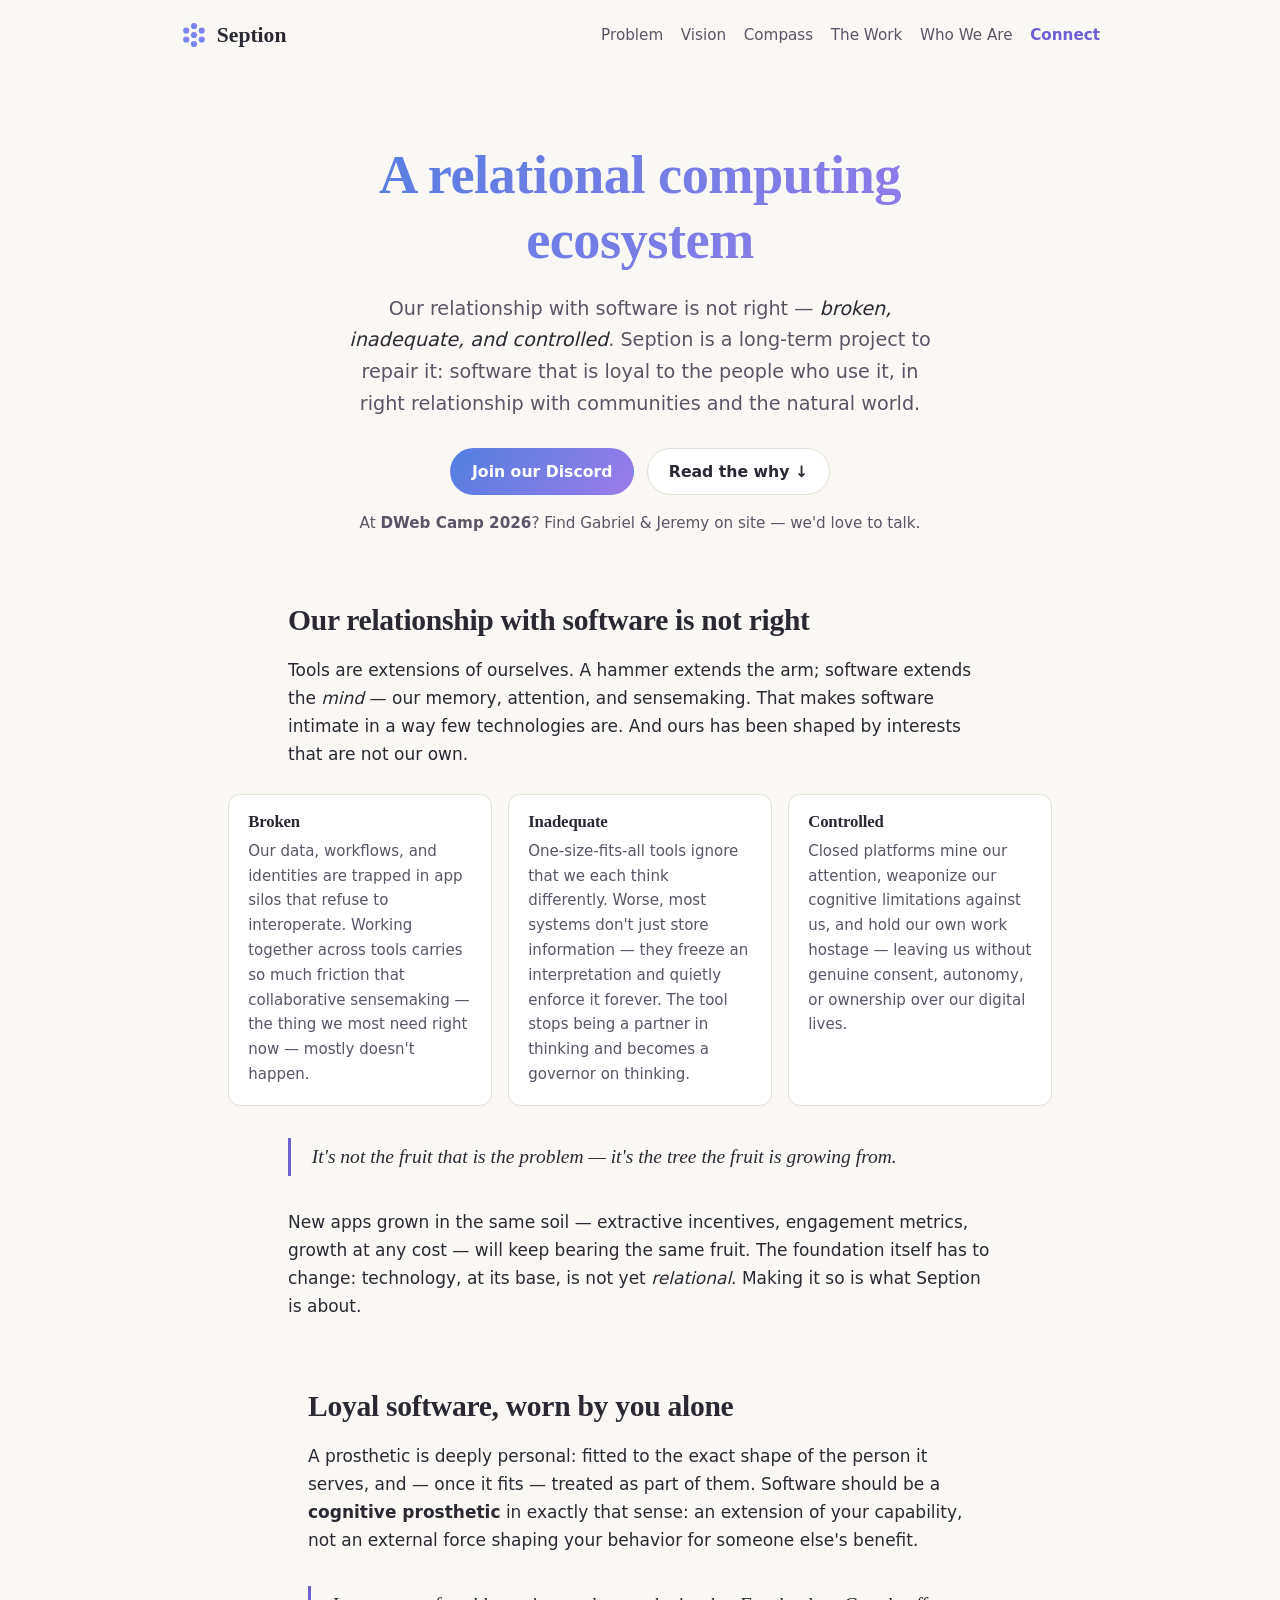
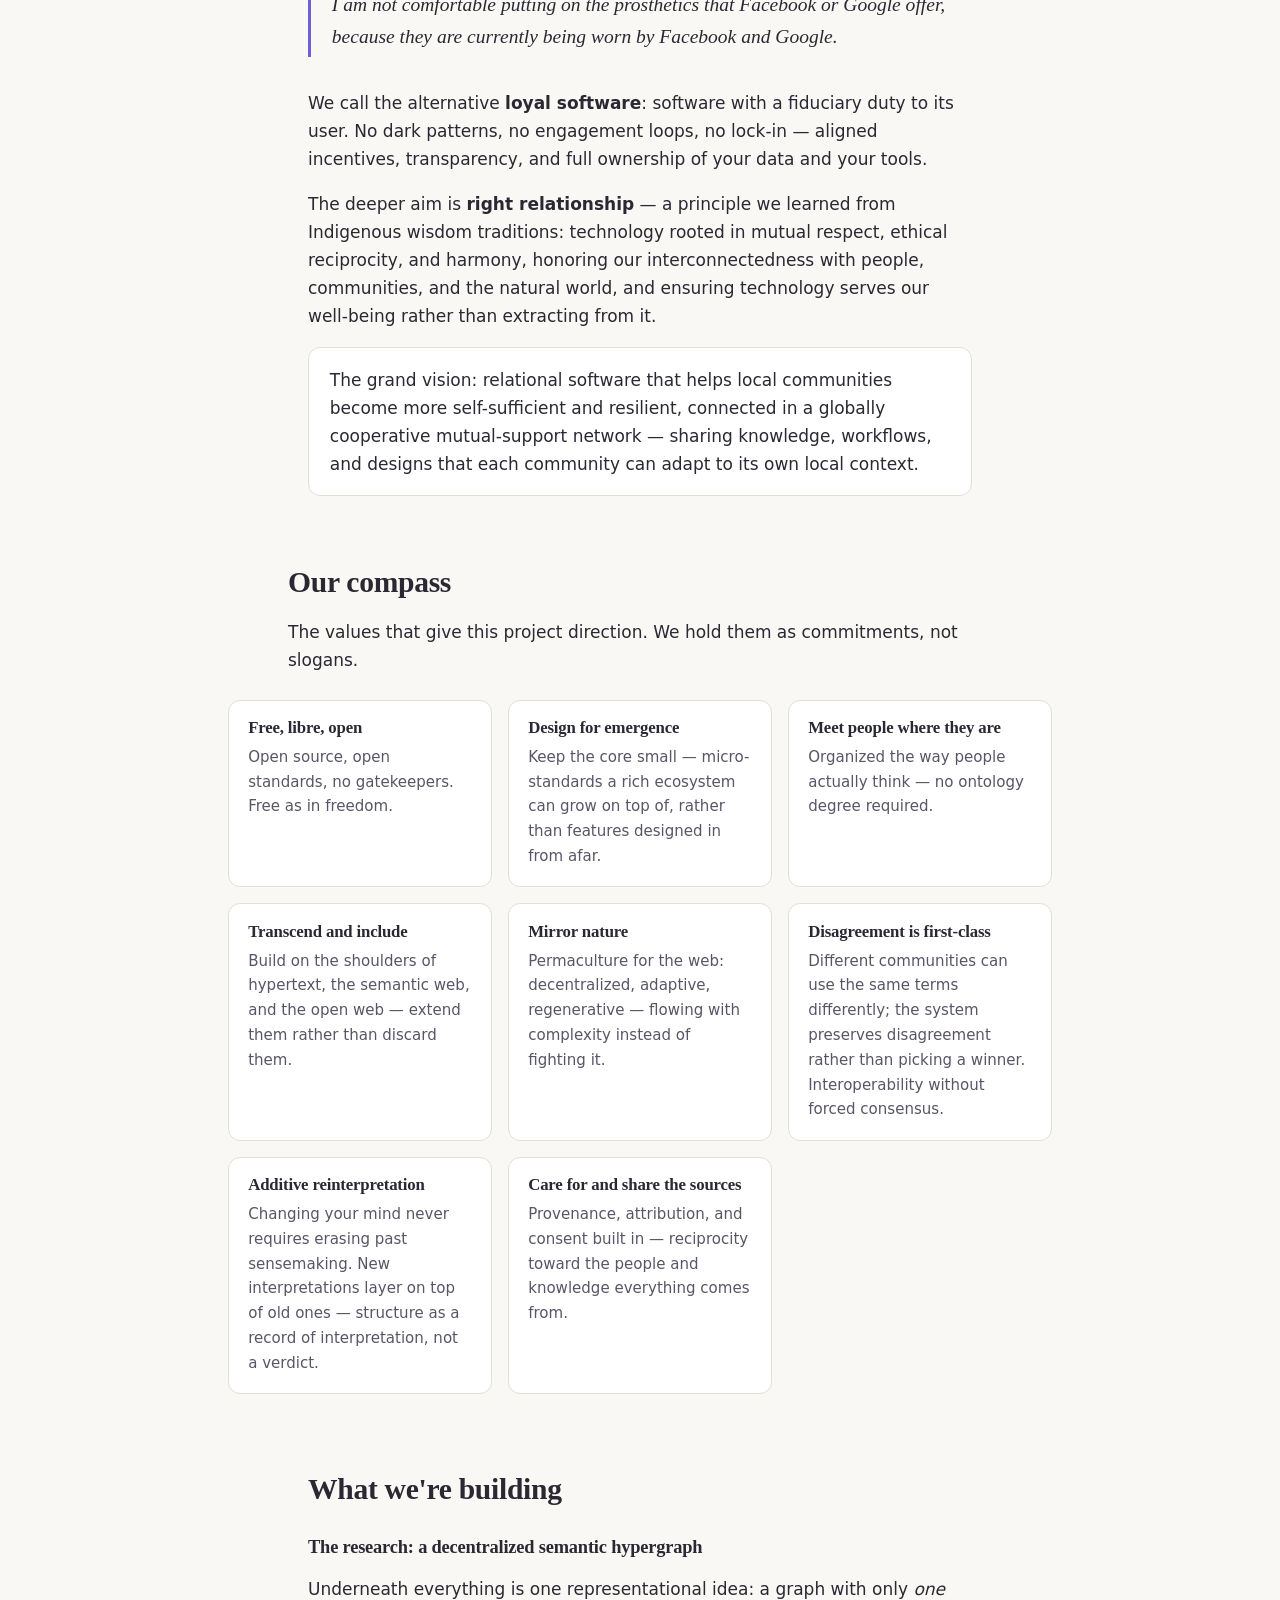
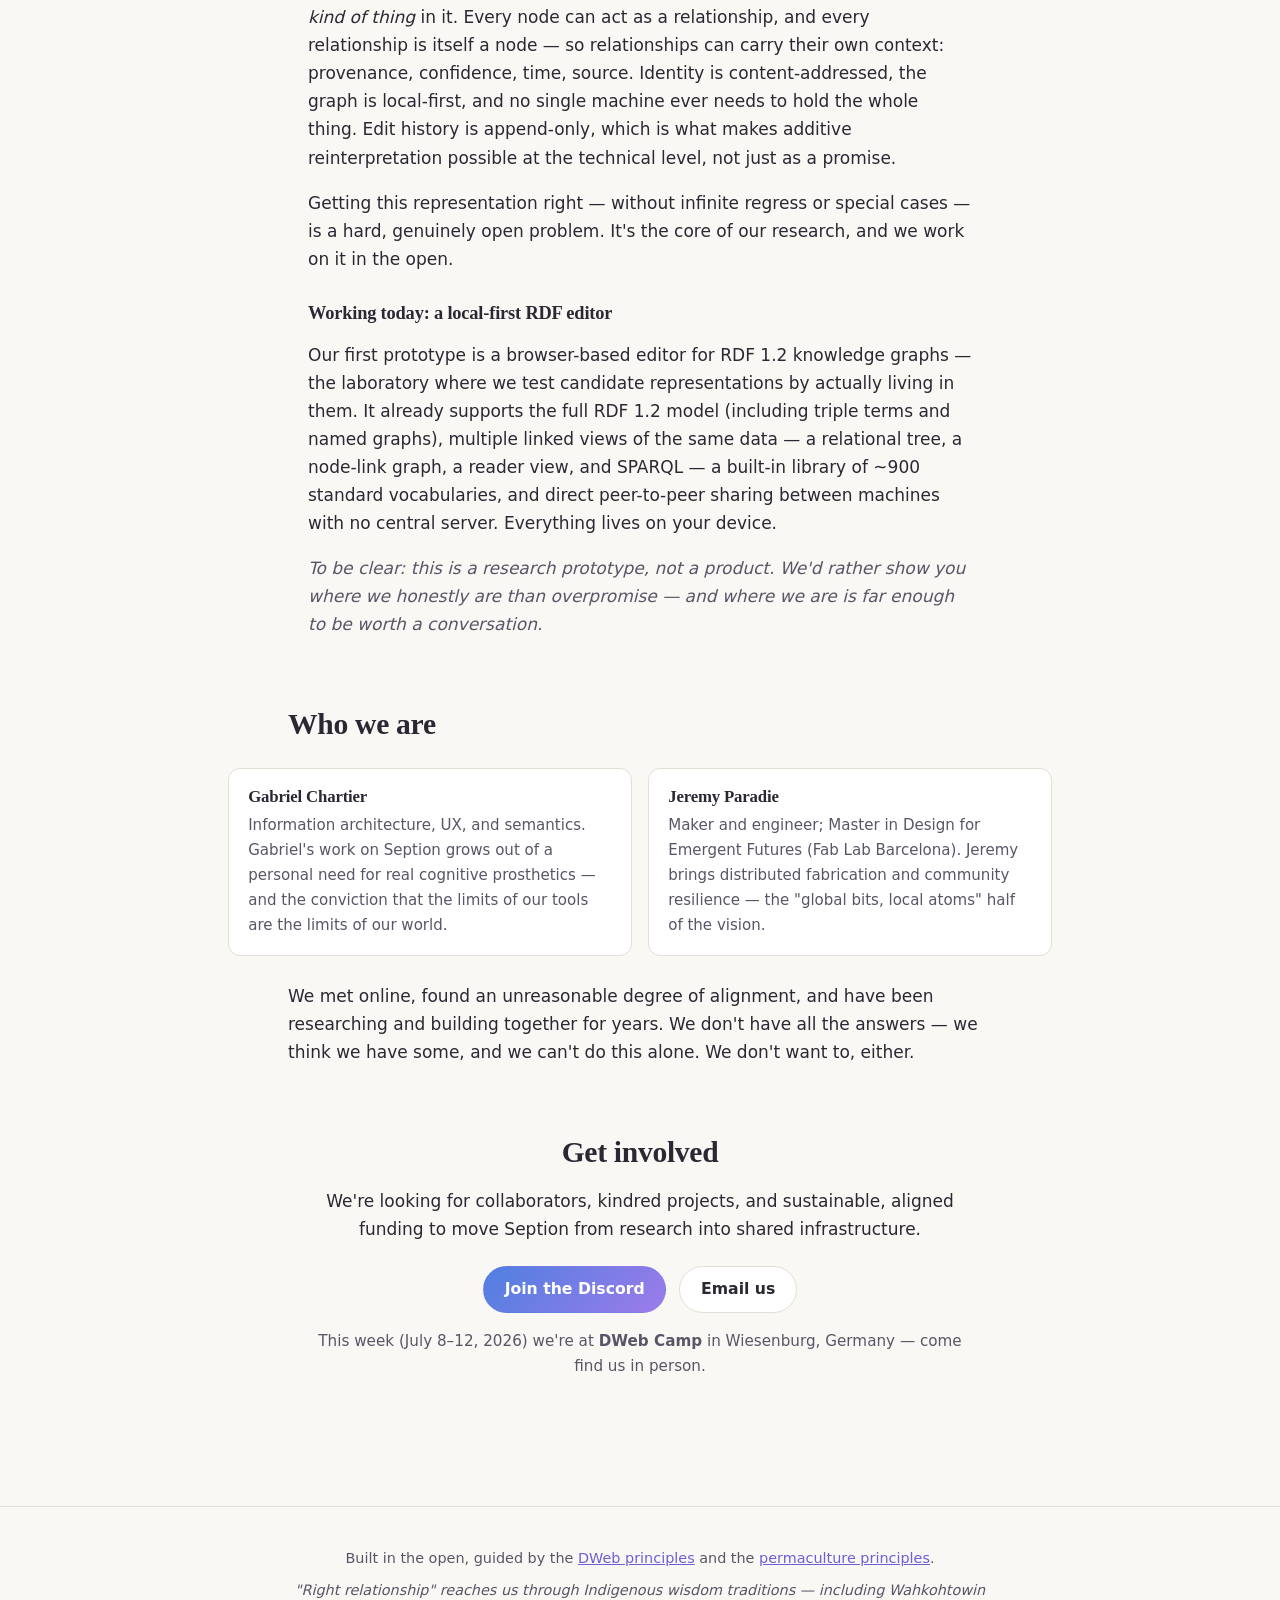
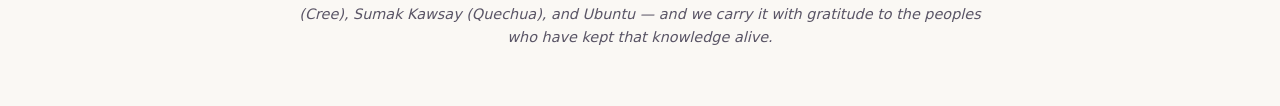
<file: site/index.html>
<!DOCTYPE html>
<html lang="en">
<head>
<meta charset="utf-8">
<meta name="viewport" content="width=device-width, initial-scale=1">
<title>Seption — A Relational Computing Ecosystem</title>
<meta name="description" content="Seption is a relational computing ecosystem: loyal software and cognitive prosthetics to repair our broken relationship with technology, in service of people, communities, and the natural world.">
<meta property="og:title" content="Seption — A Relational Computing Ecosystem">
<meta property="og:description" content="Our relationship with software is not right — broken, inadequate, and controlled. We're building tools loyal to the people who use them.">
<meta property="og:url" content="https://seption.org/">
<meta property="og:type" content="website">
<link rel="icon" href="favicon.svg" type="image/svg+xml">
<link rel="stylesheet" href="style.css">
</head>
<body>

<header class="site-header">
  <a class="brand" href="#top" aria-label="Seption home">
    <svg class="mark" viewBox="0 0 100 100" width="28" height="28" aria-hidden="true">
      <defs><linearGradient id="g" x1="0" y1="1" x2="1" y2="0">
        <stop offset="0" stop-color="#5a8dee"/><stop offset="1" stop-color="#9d7bea"/>
      </linearGradient></defs>
      <g fill="url(#g)">
        <circle cx="50" cy="50" r="11"/>
        <circle cx="50" cy="18" r="11"/><circle cx="77.7" cy="34" r="11"/>
        <circle cx="77.7" cy="66" r="11"/><circle cx="50" cy="82" r="11"/>
        <circle cx="22.3" cy="66" r="11"/><circle cx="22.3" cy="34" r="11"/>
      </g>
    </svg>
    <span>Seption</span>
  </a>
  <nav aria-label="Sections">
    <a href="#problem">Problem</a>
    <a href="#vision">Vision</a>
    <a href="#compass">Compass</a>
    <a href="#work">The Work</a>
    <a href="#people">Who We Are</a>
    <a href="#connect" class="nav-cta">Connect</a>
  </nav>
</header>

<main id="top">

<!-- ======================= HERO ======================= -->
<section class="hero">
  <h1>A relational computing ecosystem</h1>
  <p class="lede">
    Our relationship with software is not right — <em>broken, inadequate, and controlled</em>.
    Seption is a long-term project to repair it: software that is loyal to the people who use it,
    in right relationship with communities and the natural world.
  </p>
  <p class="hero-actions">
    <a class="button primary" href="https://discord.gg/n8curdF78v">Join our Discord</a>
    <a class="button" href="#problem">Read the why&nbsp;↓</a>
  </p>
  <p class="hero-note">
    At <strong>DWeb Camp 2026</strong>? Find Gabriel &amp; Jeremy on site — we'd love to talk.
  </p>
</section>

<!-- ======================= PROBLEM ======================= -->
<section id="problem">
  <h2>Our relationship with software is not right</h2>
  <p>
    Tools are extensions of ourselves. A hammer extends the arm; software extends the
    <em>mind</em> — our memory, attention, and sensemaking. That makes software intimate in a
    way few technologies are. And ours has been shaped by interests that are not our own.
  </p>
  <div class="cards three">
    <div class="card">
      <h3>Broken</h3>
      <p>Our data, workflows, and identities are trapped in app silos that refuse to
      interoperate. Working together across tools carries so much friction that
      collaborative sensemaking — the thing we most need right now — mostly doesn't happen.</p>
    </div>
    <div class="card">
      <h3>Inadequate</h3>
      <p>One-size-fits-all tools ignore that we each think differently. Worse, most systems
      don't just store information — they freeze an interpretation and quietly enforce it
      forever. The tool stops being a partner in thinking and becomes a governor on thinking.</p>
    </div>
    <div class="card">
      <h3>Controlled</h3>
      <p>Closed platforms mine our attention, weaponize our cognitive limitations against us,
      and hold our own work hostage — leaving us without genuine consent, autonomy, or
      ownership over our digital lives.</p>
    </div>
  </div>
  <blockquote>
    <p>It's not the fruit that is the problem — it's the tree the fruit is growing from.</p>
  </blockquote>
  <p>
    New apps grown in the same soil — extractive incentives, engagement metrics, growth at any
    cost — will keep bearing the same fruit. The foundation itself has to change: technology,
    at its base, is not yet <em>relational</em>. Making it so is what Seption is about.
  </p>
</section>

<!-- ======================= VISION ======================= -->
<section id="vision">
  <h2>Loyal software, worn by you alone</h2>
  <p>
    A prosthetic is deeply personal: fitted to the exact shape of the person it serves, and —
    once it fits — treated as part of them. Software should be a <strong>cognitive
    prosthetic</strong> in exactly that sense: an extension of your capability, not an external
    force shaping your behavior for someone else's benefit.
  </p>
  <blockquote>
    <p>I am not comfortable putting on the prosthetics that Facebook or Google offer,
    because they are currently being worn by Facebook and Google.</p>
  </blockquote>
  <p>
    We call the alternative <strong>loyal software</strong>: software with a fiduciary duty to
    its user. No dark patterns, no engagement loops, no lock-in — aligned incentives,
    transparency, and full ownership of your data and your tools.
  </p>
  <p>
    The deeper aim is <strong>right relationship</strong> — a principle we learned from
    Indigenous wisdom traditions: technology rooted in mutual respect, ethical reciprocity, and
    harmony, honoring our interconnectedness with people, communities, and the natural world,
    and ensuring technology serves our well-being rather than extracting from it.
  </p>
  <p class="vision-grand">
    The grand vision: relational software that helps local communities become more
    self-sufficient and resilient, connected in a globally cooperative mutual-support network —
    sharing knowledge, workflows, and designs that each community can adapt to its own local
    context.
  </p>
</section>

<!-- ======================= COMPASS ======================= -->
<section id="compass">
  <h2>Our compass</h2>
  <p>The values that give this project direction. We hold them as commitments, not slogans.</p>
  <div class="cards grid">
    <div class="card"><h3>Free, libre, open</h3>
      <p>Open source, open standards, no gatekeepers. Free as in freedom.</p></div>
    <div class="card"><h3>Design for emergence</h3>
      <p>Keep the core small — micro-standards a rich ecosystem can grow on top of, rather
      than features designed in from afar.</p></div>
    <div class="card"><h3>Meet people where they are</h3>
      <p>Organized the way people actually think — no ontology degree required.</p></div>
    <div class="card"><h3>Transcend and include</h3>
      <p>Build on the shoulders of hypertext, the semantic web, and the open web — extend
      them rather than discard them.</p></div>
    <div class="card"><h3>Mirror nature</h3>
      <p>Permaculture for the web: decentralized, adaptive, regenerative — flowing with
      complexity instead of fighting it.</p></div>
    <div class="card"><h3>Disagreement is first-class</h3>
      <p>Different communities can use the same terms differently; the system preserves
      disagreement rather than picking a winner. Interoperability without forced consensus.</p></div>
    <div class="card"><h3>Additive reinterpretation</h3>
      <p>Changing your mind never requires erasing past sensemaking. New interpretations
      layer on top of old ones — structure as a record of interpretation, not a verdict.</p></div>
    <div class="card"><h3>Care for and share the sources</h3>
      <p>Provenance, attribution, and consent built in — reciprocity toward the people and
      knowledge everything comes from.</p></div>
  </div>
</section>

<!-- ======================= THE WORK ======================= -->
<section id="work">
  <h2>What we're building</h2>

  <h3>The research: a decentralized semantic hypergraph</h3>
  <p>
    Underneath everything is one representational idea: a graph with only <em>one kind of
    thing</em> in it. Every node can act as a relationship, and every relationship is itself a
    node — so relationships can carry their own context: provenance, confidence, time, source.
    Identity is content-addressed, the graph is local-first, and no single machine ever needs
    to hold the whole thing. Edit history is append-only, which is what makes additive
    reinterpretation possible at the technical level, not just as a promise.
  </p>
  <p>
    Getting this representation right — without infinite regress or special cases — is a hard,
    genuinely open problem. It's the core of our research, and we work on it in the open.
  </p>

  <h3>Working today: a local-first RDF editor</h3>
  <p>
    Our first prototype is a browser-based editor for RDF&nbsp;1.2 knowledge graphs — the
    laboratory where we test candidate representations by actually living in them. It already
    supports the full RDF&nbsp;1.2 model (including triple terms and named graphs), multiple
    linked views of the same data — a relational tree, a node-link graph, a reader view, and
    SPARQL — a built-in library of ~900 standard vocabularies, and direct peer-to-peer sharing
    between machines with no central server. Everything lives on your device.
  </p>
  <p class="honest">
    To be clear: this is a research prototype, not a product. We'd rather show you where we
    honestly are than overpromise — and where we are is far enough to be worth a conversation.
  </p>
</section>

<!-- ======================= PEOPLE ======================= -->
<section id="people">
  <h2>Who we are</h2>
  <div class="cards two">
    <div class="card">
      <h3>Gabriel Chartier</h3>
      <p>Information architecture, UX, and semantics. Gabriel's work on Seption grows out of a
      personal need for real cognitive prosthetics — and the conviction that the limits of our
      tools are the limits of our world.</p>
    </div>
    <div class="card">
      <h3>Jeremy Paradie</h3>
      <p>Maker and engineer; Master in Design for Emergent Futures (Fab Lab Barcelona).
      Jeremy brings distributed fabrication and community resilience — the "global bits,
      local atoms" half of the vision.</p>
    </div>
  </div>
  <p>
    We met online, found an unreasonable degree of alignment, and have been researching and
    building together for years. We don't have all the answers — we think we have some, and we
    can't do this alone. We don't want to, either.
  </p>
</section>

<!-- ======================= CONNECT ======================= -->
<section id="connect" class="connect">
  <h2>Get involved</h2>
  <p>
    We're looking for collaborators, kindred projects, and sustainable, aligned funding to
    move Seption from research into shared infrastructure.
  </p>
  <p class="hero-actions">
    <a class="button primary" href="https://discord.gg/n8curdF78v">Join the Discord</a>
    <a class="button" href="mailto:gabriel@gnosys.llc">Email us</a>
  </p>
  <p class="hero-note">
    This week (July 8–12, 2026) we're at <strong>DWeb Camp</strong> in Wiesenburg, Germany —
    come find us in person.
  </p>
</section>

</main>

<footer class="site-footer">
  <p>
    Built in the open, guided by the
    <a href="https://getdweb.net/principles/">DWeb principles</a> and the
    <a href="https://permacultureprinciples.com/">permaculture principles</a>.
  </p>
  <p class="ack">
    "Right relationship" reaches us through Indigenous wisdom traditions — including
    Wahkohtowin (Cree), Sumak Kawsay (Quechua), and Ubuntu — and we carry it with gratitude
    to the peoples who have kept that knowledge alive.
  </p>
</footer>

</body>
</html>
</file>
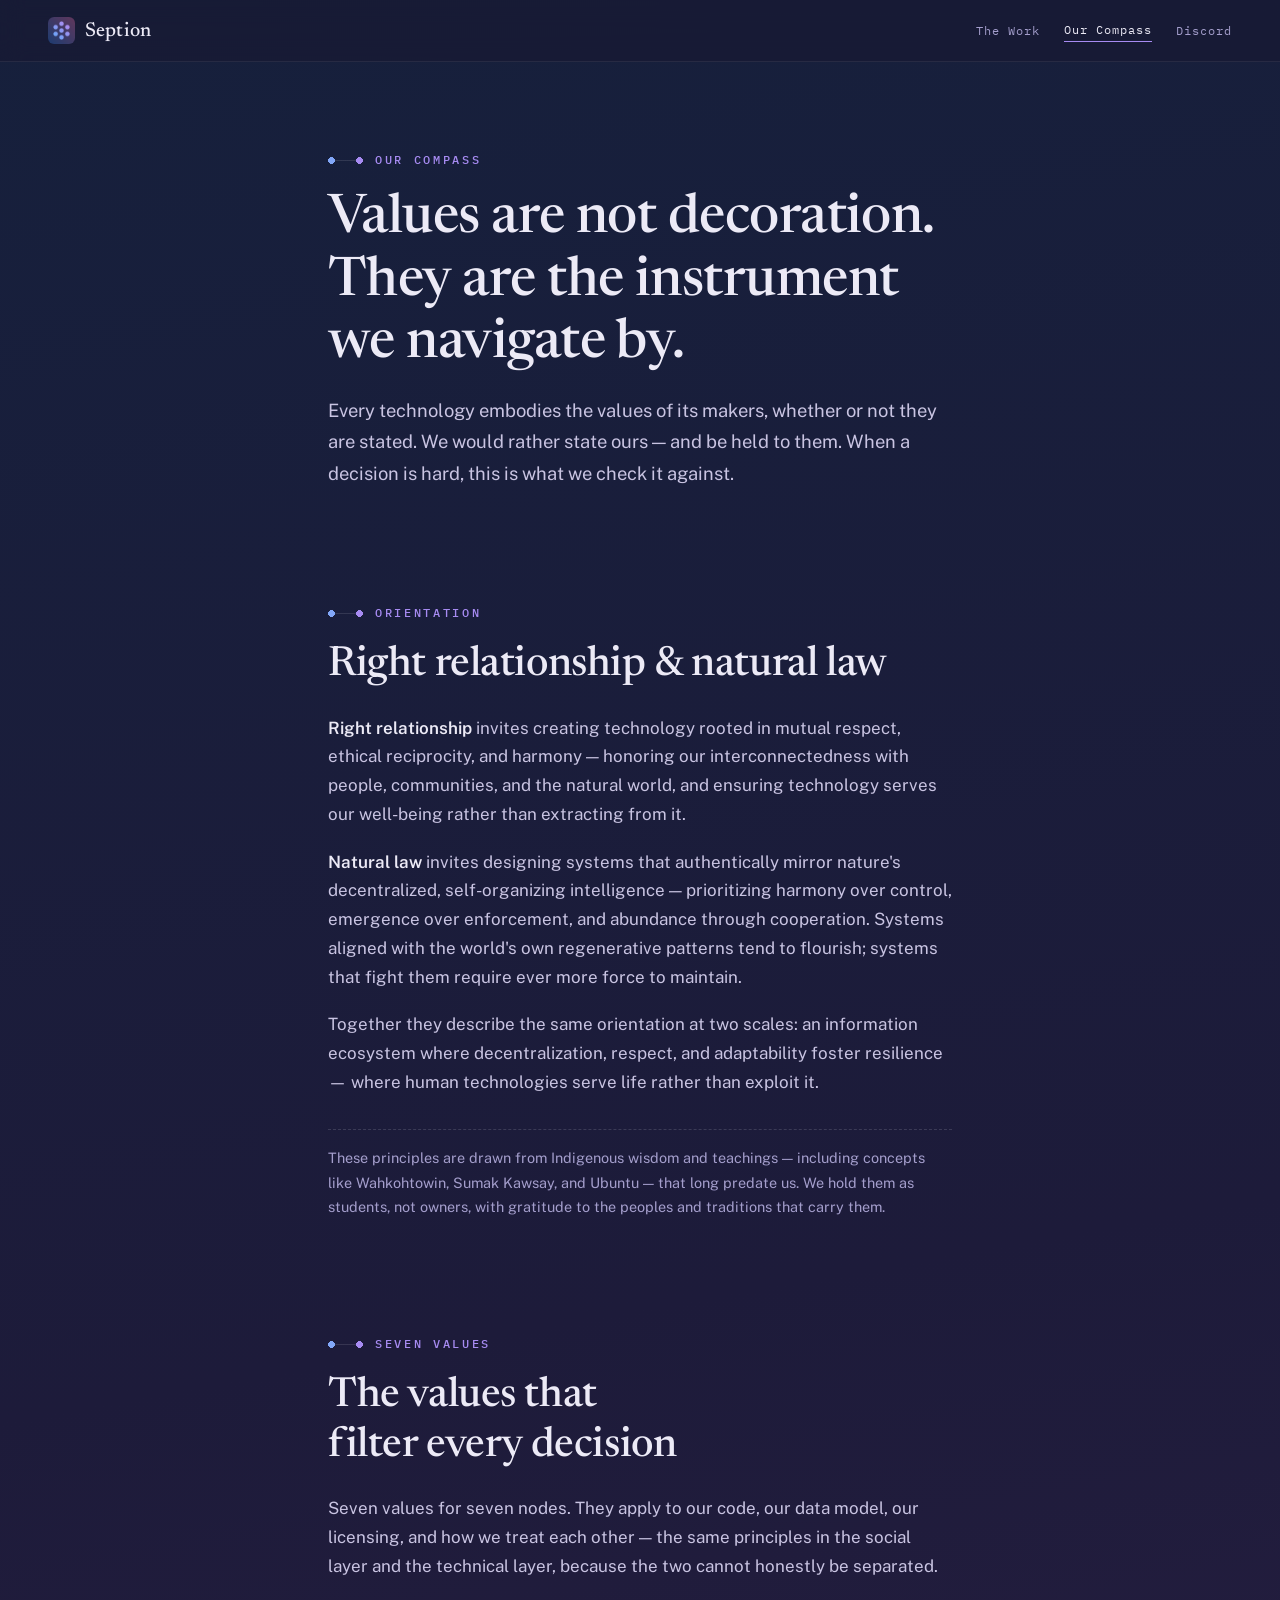
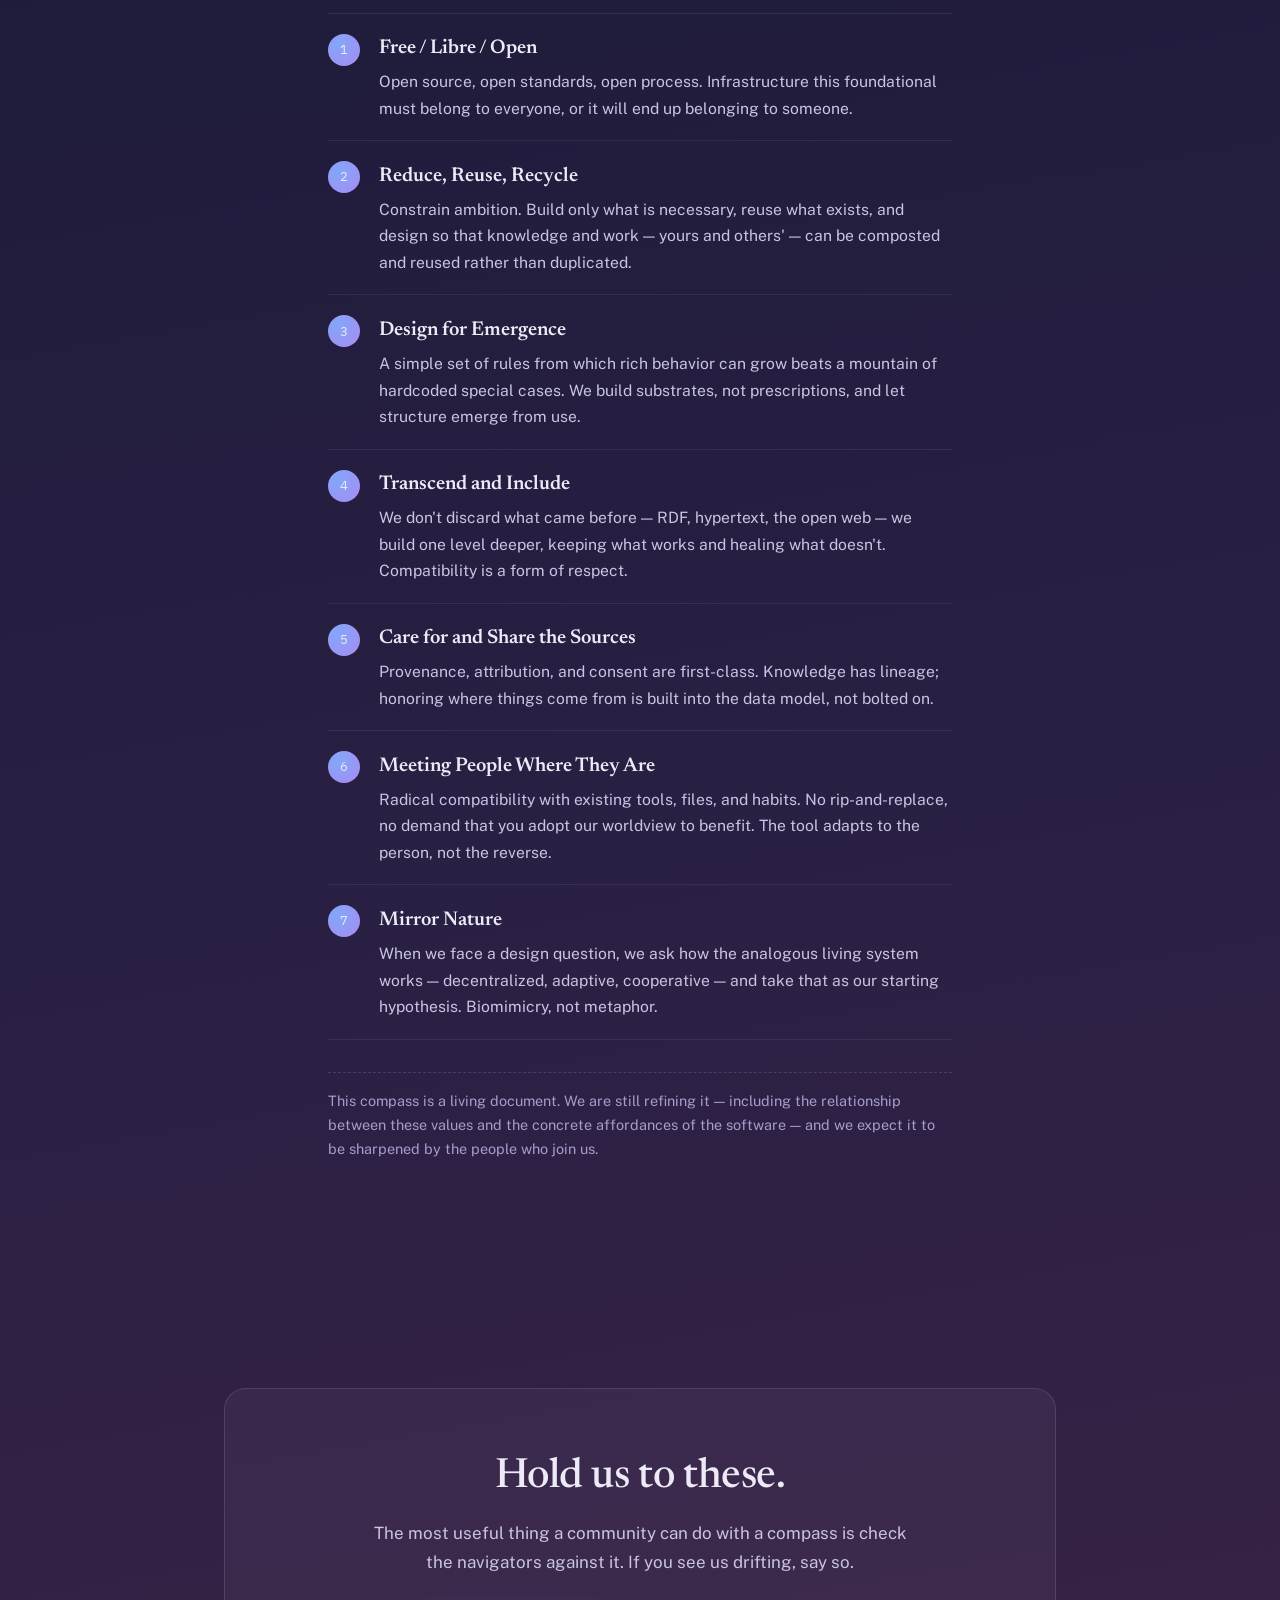
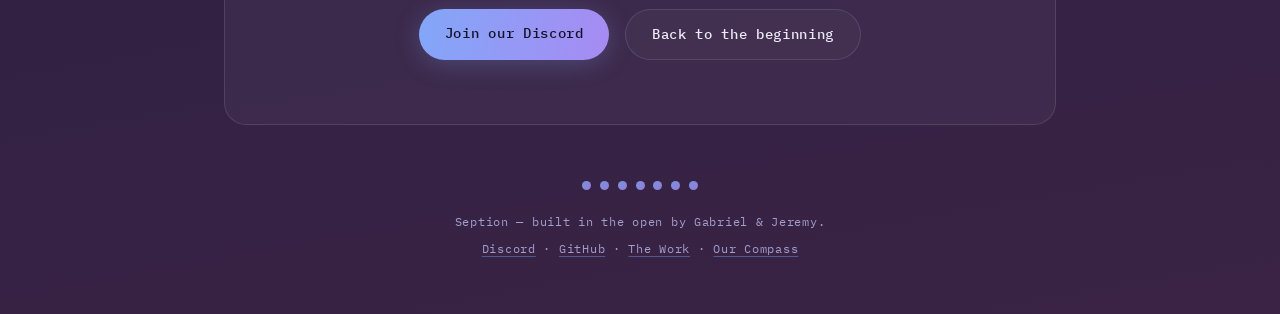
<file: compass.html>
<!DOCTYPE html>
<html lang="en">
<head>
  <meta charset="utf-8">
  <meta name="viewport" content="width=device-width, initial-scale=1">
  <title>Our Compass — Seption</title>
  <meta name="description" content="The values that guide Seption: right relationship, natural law, and seven relational values that filter every decision we make.">
  <link rel="icon" type="image/png" href="assets/logo.png">
  <link rel="stylesheet" href="assets/fonts.css">
  <link rel="stylesheet" href="assets/style.css">
</head>
<body>

<nav class="site-nav" aria-label="Site">
  <a class="wordmark" href="/"><img src="assets/logo.png" alt="">Seption</a>
  <a class="nav-link" href="work.html">The Work</a>
  <a class="nav-link" href="compass.html" aria-current="page">Our Compass</a>
  <a class="nav-link" href="https://discord.gg/cRFFHYye7t">Discord</a>
</nav>

<header class="page-head">
  <p class="eyebrow">Our Compass</p>
  <h1>Values are not decoration. They are the instrument we navigate&nbsp;by.</h1>
  <p class="lede">Every technology embodies the values of its makers, whether or not they are stated. We would rather state ours — and be held to them. When a decision is hard, this is what we check it against.</p>
</header>

<main>

<section class="section">
  <p class="eyebrow">Orientation</p>
  <h2>Right relationship &amp; natural law</h2>
  <p><strong>Right relationship</strong> invites creating technology rooted in mutual respect, ethical reciprocity, and harmony — honoring our interconnectedness with people, communities, and the natural world, and ensuring technology serves our well-being rather than extracting from it.</p>
  <p><strong>Natural law</strong> invites designing systems that authentically mirror nature's decentralized, self-organizing intelligence — prioritizing harmony over control, emergence over enforcement, and abundance through cooperation. Systems aligned with the world's own regenerative patterns tend to flourish; systems that fight them require ever more force to maintain.</p>
  <p>Together they describe the same orientation at two scales: an information ecosystem where decentralization, respect, and adaptability foster resilience — where human technologies serve life rather than exploit it.</p>
  <p class="honest">These principles are drawn from Indigenous wisdom and teachings — including concepts like Wahkohtowin, Sumak Kawsay, and Ubuntu — that long predate us. We hold them as students, not owners, with gratitude to the peoples and traditions that carry them.</p>
</section>

<section class="section">
  <p class="eyebrow">Seven Values</p>
  <h2>The values that filter every decision</h2>
  <p>Seven values for seven nodes. They apply to our code, our data model, our licensing, and how we treat each other — the same principles in the social layer and the technical layer, because the two cannot honestly be separated.</p>
  <ul class="values">
    <li>
      <span class="v-name">Free / Libre / Open</span>
      <p>Open source, open standards, open process. Infrastructure this foundational must belong to everyone, or it will end up belonging to someone.</p>
    </li>
    <li>
      <span class="v-name">Reduce, Reuse, Recycle</span>
      <p>Constrain ambition. Build only what is necessary, reuse what exists, and design so that knowledge and work — yours and others' — can be composted and reused rather than duplicated.</p>
    </li>
    <li>
      <span class="v-name">Design for Emergence</span>
      <p>A simple set of rules from which rich behavior can grow beats a mountain of hardcoded special cases. We build substrates, not prescriptions, and let structure emerge from use.</p>
    </li>
    <li>
      <span class="v-name">Transcend and Include</span>
      <p>We don't discard what came before — RDF, hypertext, the open web — we build one level deeper, keeping what works and healing what doesn't. Compatibility is a form of respect.</p>
    </li>
    <li>
      <span class="v-name">Care for and Share the Sources</span>
      <p>Provenance, attribution, and consent are first-class. Knowledge has lineage; honoring where things come from is built into the data model, not bolted on.</p>
    </li>
    <li>
      <span class="v-name">Meeting People Where They Are</span>
      <p>Radical compatibility with existing tools, files, and habits. No rip-and-replace, no demand that you adopt our worldview to benefit. The tool adapts to the person, not the reverse.</p>
    </li>
    <li>
      <span class="v-name">Mirror Nature</span>
      <p>When we face a design question, we ask how the analogous living system works — decentralized, adaptive, cooperative — and take that as our starting hypothesis. Biomimicry, not metaphor.</p>
    </li>
  </ul>
  <p class="honest">This compass is a living document. We are still refining it — including the relationship between these values and the concrete affordances of the software — and we expect it to be sharpened by the people who join us.</p>
</section>

<div class="join">
  <h2>Hold us to these.</h2>
  <p>The most useful thing a community can do with a compass is check the navigators against it. If you see us drifting, say so.</p>
  <div class="cta-row">
    <a class="button primary" href="https://discord.gg/cRFFHYye7t">Join our Discord</a>
    <a class="button ghost" href="index.html">Back to the beginning</a>
  </div>
</div>

</main>

<footer>
  <div class="seven" aria-hidden="true">
    <span></span><span></span><span></span><span></span><span></span><span></span><span></span>
  </div>
  <p>Seption — built in the open by Gabriel &amp; Jeremy.</p>
  <p><a href="https://discord.gg/cRFFHYye7t">Discord</a> · <a href="https://github.com/seption-org">GitHub</a> · <a href="work.html">The Work</a> · <a href="compass.html">Our Compass</a></p>
</footer>

</body>
</html>
</file>
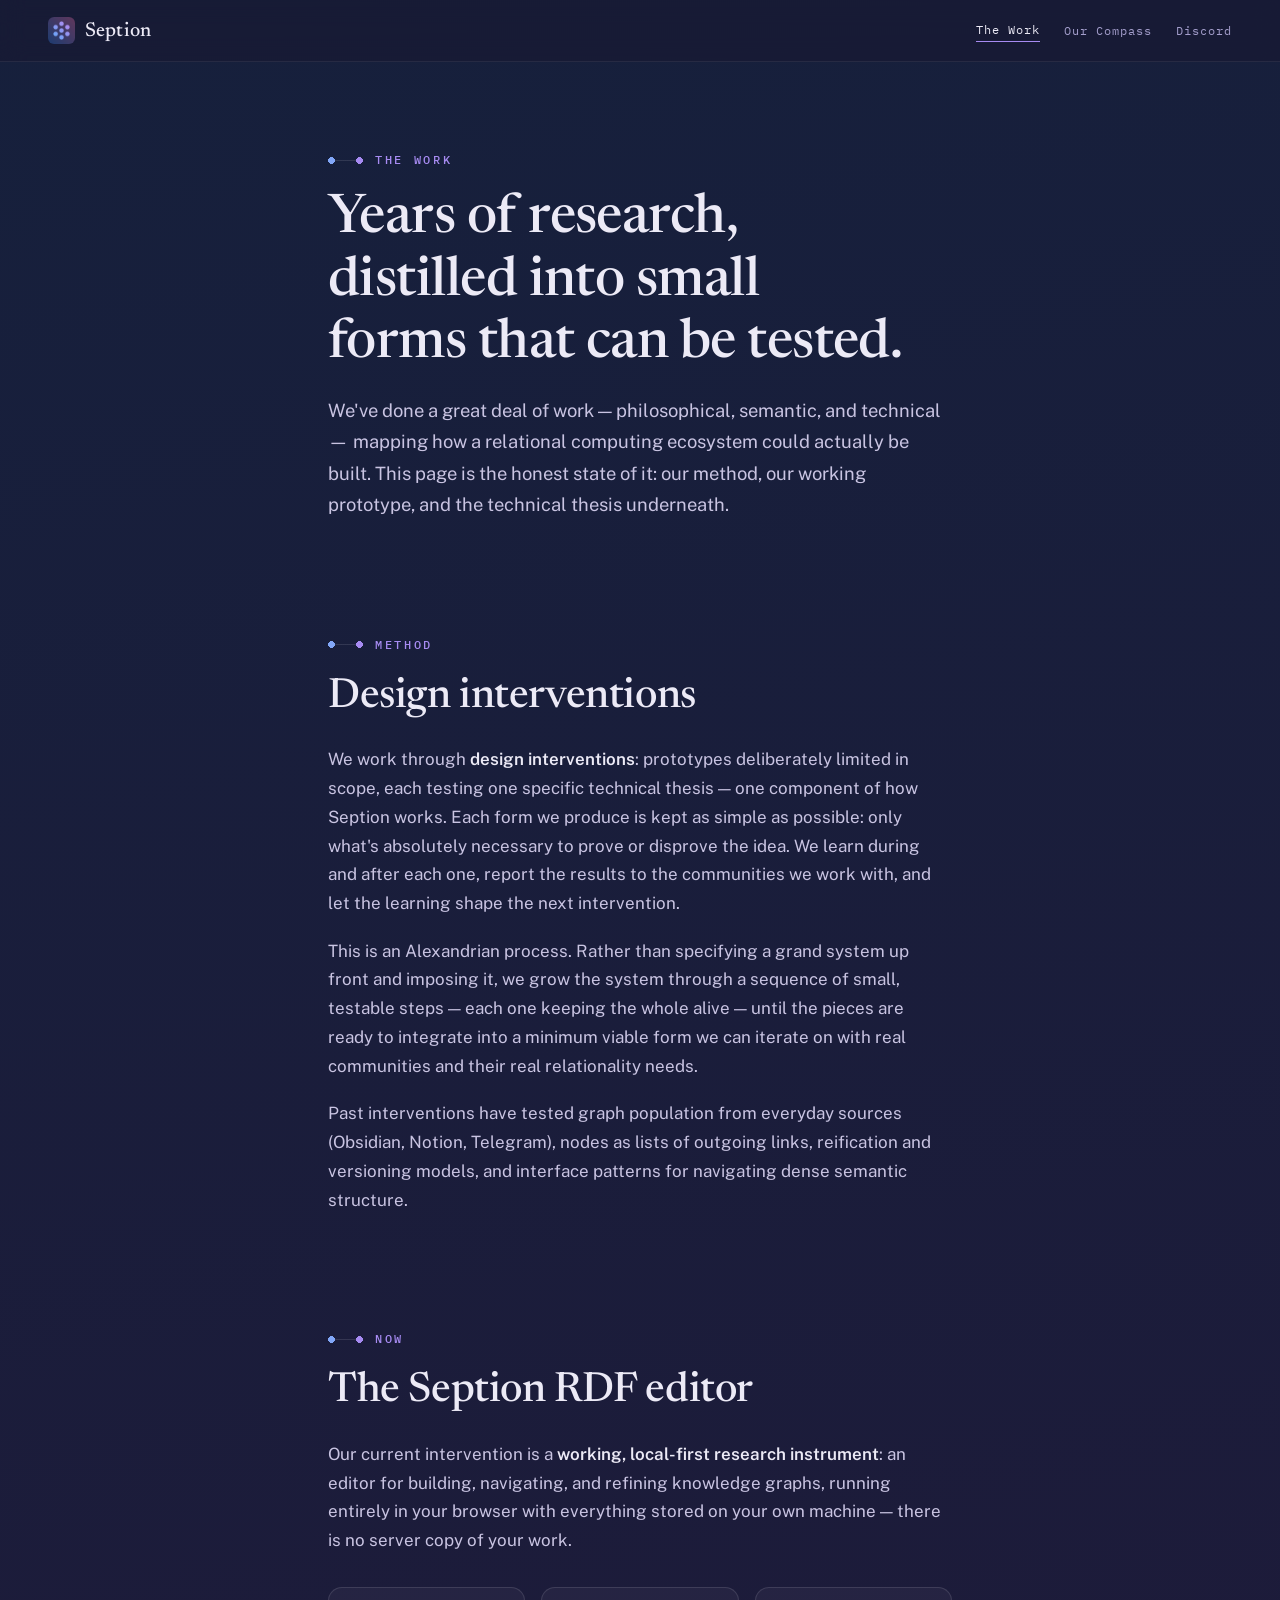
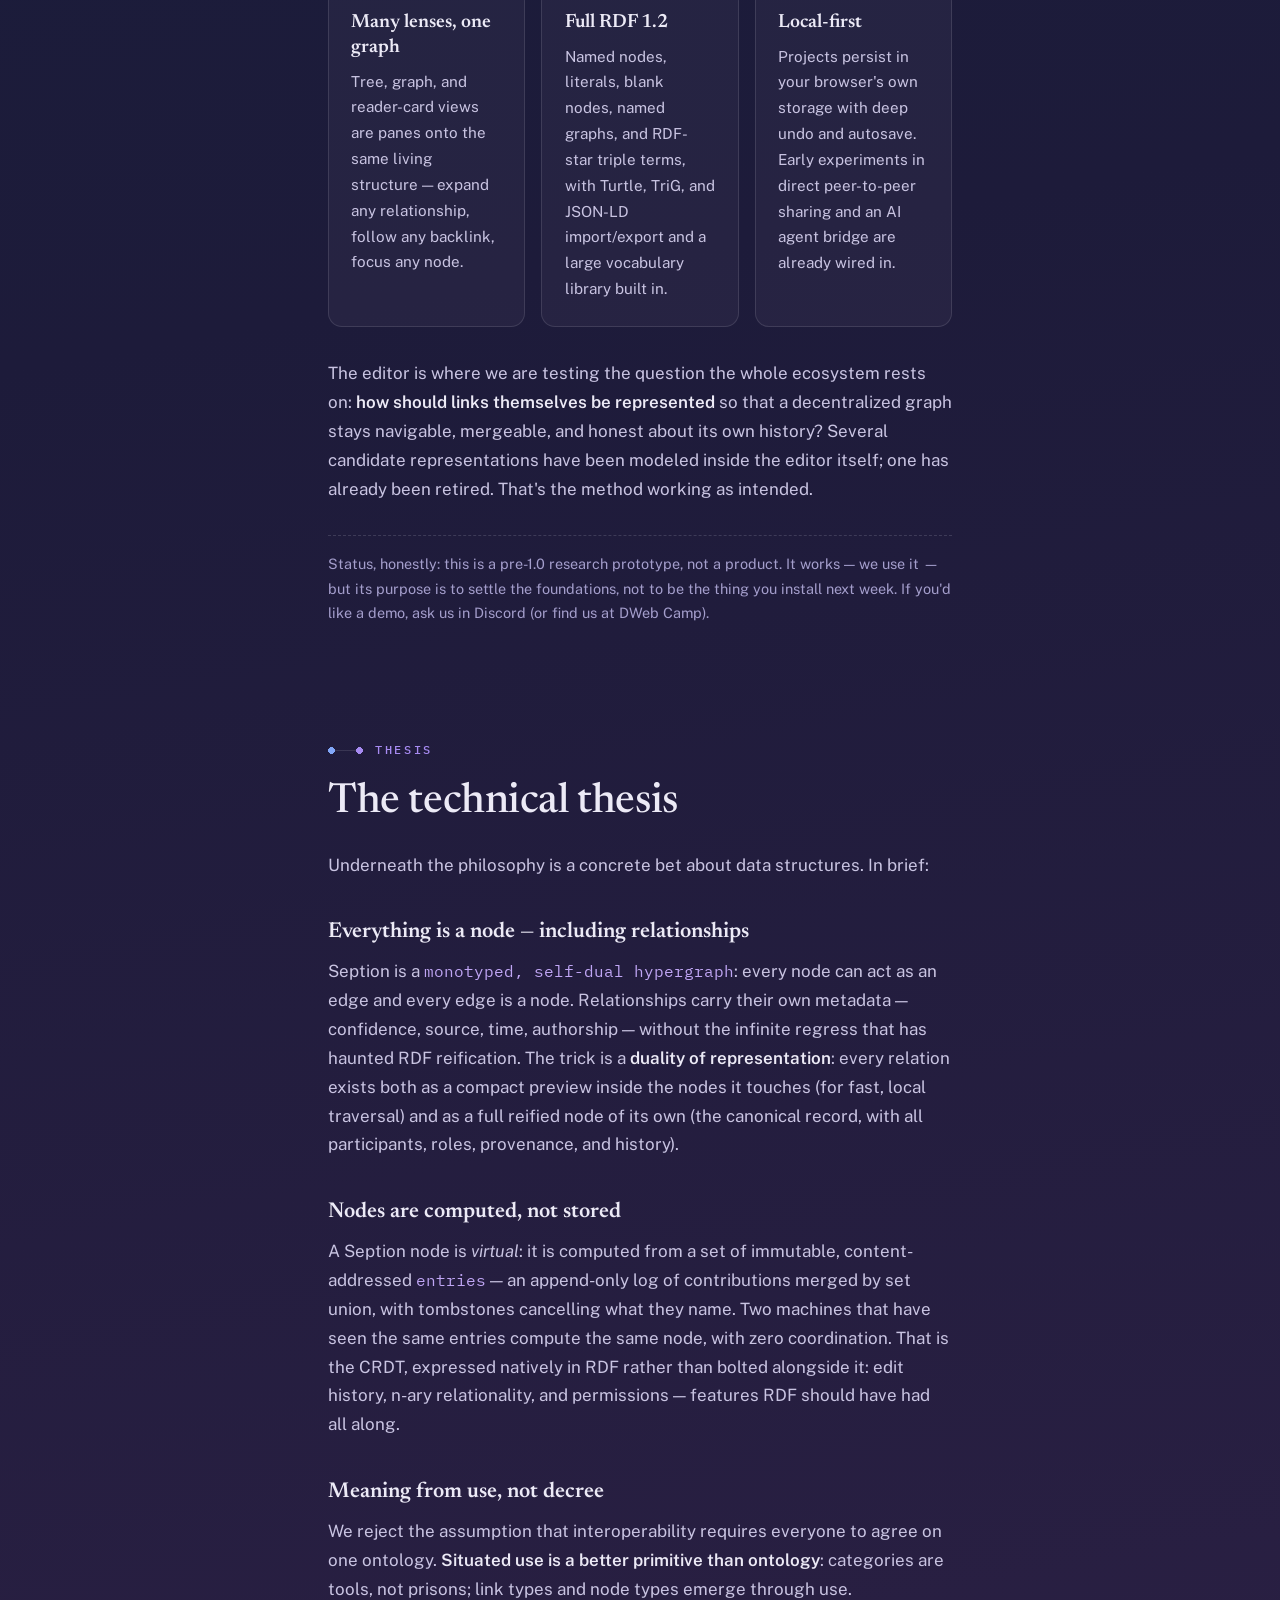
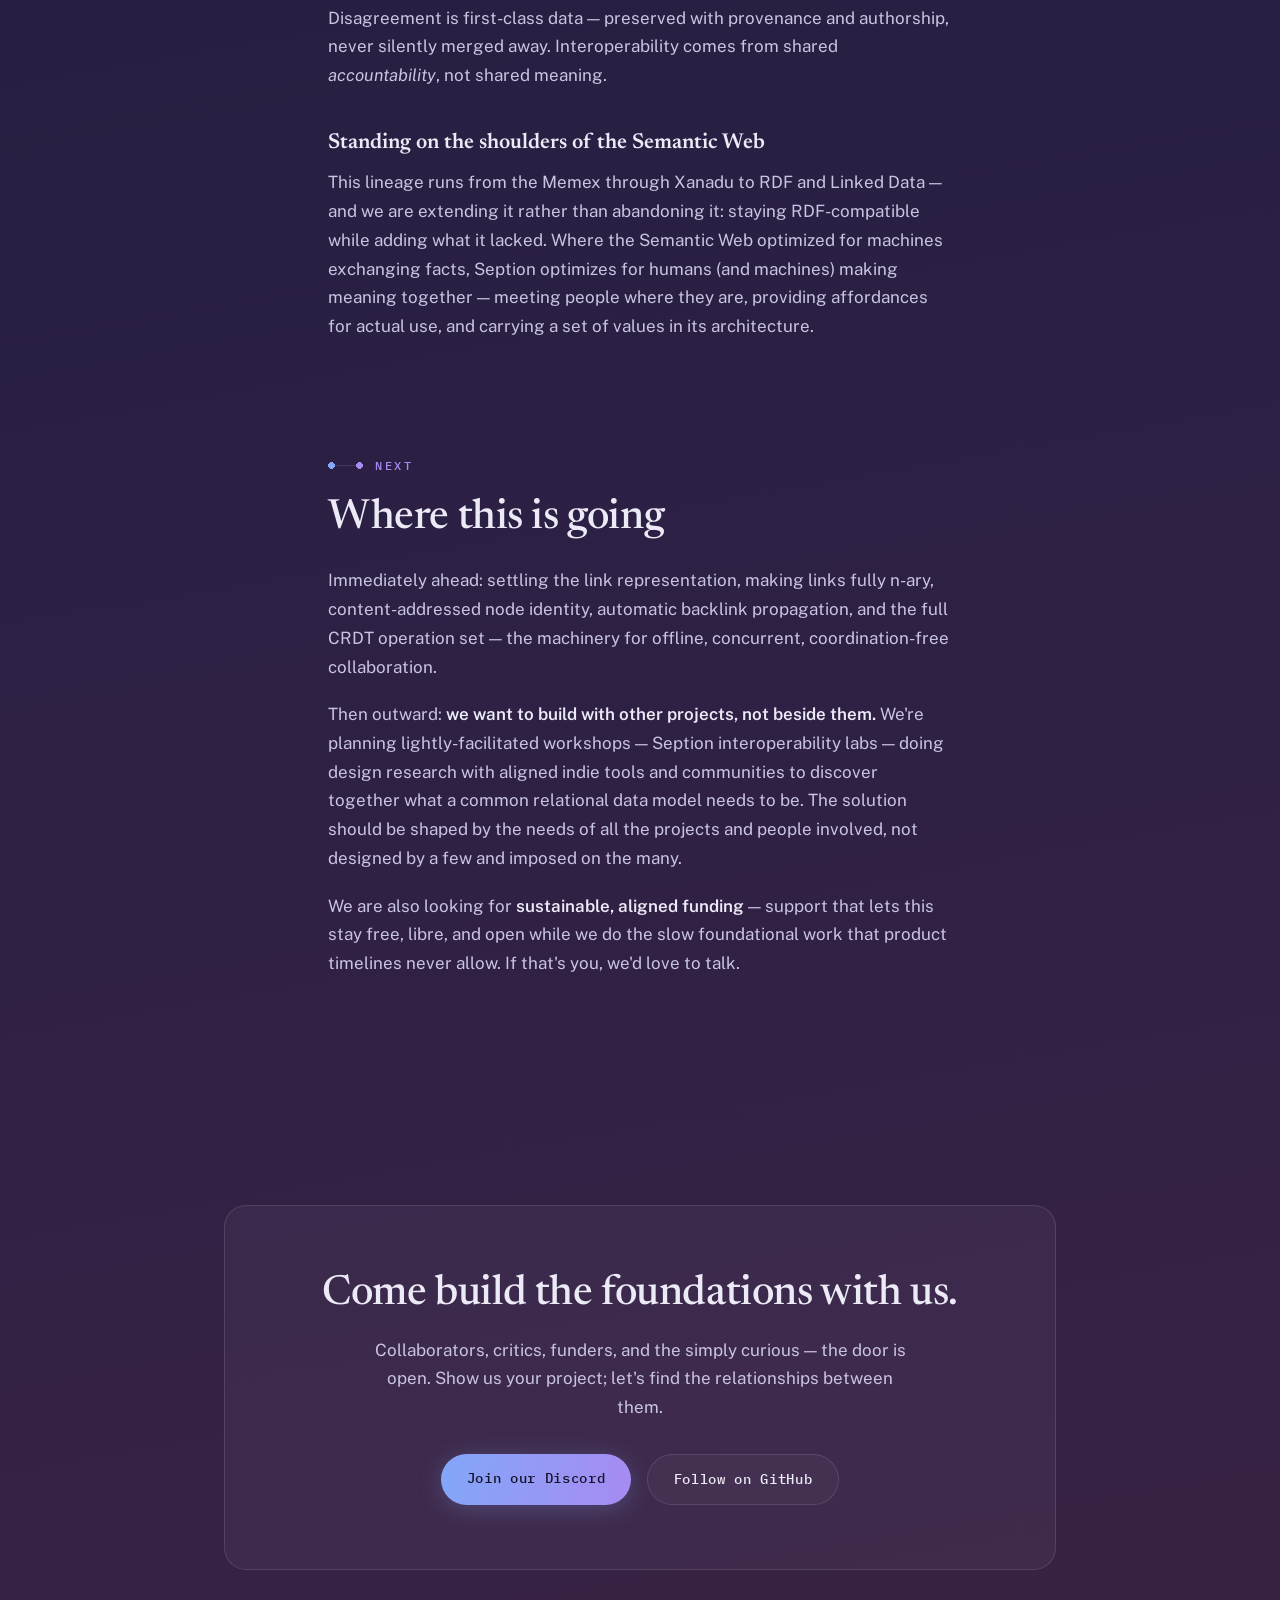
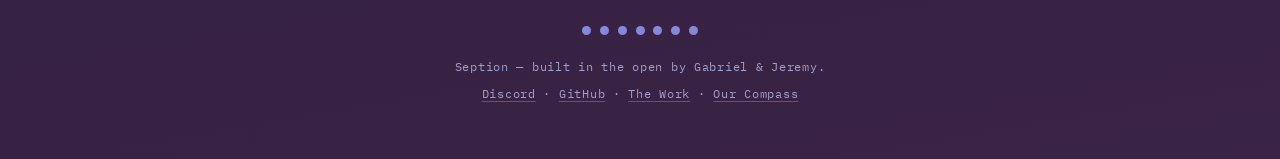
<file: work.html>
<!DOCTYPE html>
<html lang="en">
<head>
  <meta charset="utf-8">
  <meta name="viewport" content="width=device-width, initial-scale=1">
  <title>The Work — Seption</title>
  <meta name="description" content="How Seption is being built: design interventions, a working local-first RDF editor prototype, and the technical thesis of a decentralized semantic hypergraph.">
  <link rel="icon" type="image/png" href="assets/logo.png">
  <link rel="stylesheet" href="assets/fonts.css">
  <link rel="stylesheet" href="assets/style.css">
</head>
<body>

<nav class="site-nav" aria-label="Site">
  <a class="wordmark" href="/"><img src="assets/logo.png" alt="">Seption</a>
  <a class="nav-link" href="work.html" aria-current="page">The Work</a>
  <a class="nav-link" href="compass.html">Our Compass</a>
  <a class="nav-link" href="https://discord.gg/cRFFHYye7t">Discord</a>
</nav>

<header class="page-head">
  <p class="eyebrow">The Work</p>
  <h1>Years of research, distilled into small forms that can be tested.</h1>
  <p class="lede">We've done a great deal of work — philosophical, semantic, and technical — mapping how a relational computing ecosystem could actually be built. This page is the honest state of it: our method, our working prototype, and the technical thesis underneath.</p>
</header>

<main>

<section class="section">
  <p class="eyebrow">Method</p>
  <h2>Design interventions</h2>
  <p>We work through <strong>design interventions</strong>: prototypes deliberately limited in scope, each testing one specific technical thesis — one component of how Seption works. Each form we produce is kept as simple as possible: only what's absolutely necessary to prove or disprove the idea. We learn during and after each one, report the results to the communities we work with, and let the learning shape the next intervention.</p>
  <p>This is an Alexandrian process. Rather than specifying a grand system up front and imposing it, we grow the system through a sequence of small, testable steps — each one keeping the whole alive — until the pieces are ready to integrate into a minimum viable form we can iterate on with real communities and their real relationality needs.</p>
  <p>Past interventions have tested graph population from everyday sources (Obsidian, Notion, Telegram), nodes as lists of outgoing links, reification and versioning models, and interface patterns for navigating dense semantic structure.</p>
</section>

<section class="section">
  <p class="eyebrow">Now</p>
  <h2>The Seption RDF editor</h2>
  <p>Our current intervention is a <strong>working, local-first research instrument</strong>: an editor for building, navigating, and refining knowledge graphs, running entirely in your browser with everything stored on your own machine — there is no server copy of your work.</p>
  <div class="triad">
    <div class="card">
      <h3>Many lenses, one graph</h3>
      <p>Tree, graph, and reader-card views are panes onto the same living structure — expand any relationship, follow any backlink, focus any node.</p>
    </div>
    <div class="card">
      <h3>Full RDF 1.2</h3>
      <p>Named nodes, literals, blank nodes, named graphs, and RDF-star triple terms, with Turtle, TriG, and JSON-LD import/export and a large vocabulary library built in.</p>
    </div>
    <div class="card">
      <h3>Local-first</h3>
      <p>Projects persist in your browser's own storage with deep undo and autosave. Early experiments in direct peer-to-peer sharing and an AI agent bridge are already wired in.</p>
    </div>
  </div>
  <p>The editor is where we are testing the question the whole ecosystem rests on: <strong>how should links themselves be represented</strong> so that a decentralized graph stays navigable, mergeable, and honest about its own history? Several candidate representations have been modeled inside the editor itself; one has already been retired. That's the method working as intended.</p>
  <p class="honest">Status, honestly: this is a pre-1.0 research prototype, not a product. It works — we use it — but its purpose is to settle the foundations, not to be the thing you install next week. If you'd like a demo, ask us in Discord (or find us at DWeb Camp).</p>
</section>

<section class="section">
  <p class="eyebrow">Thesis</p>
  <h2>The technical thesis</h2>
  <p>Underneath the philosophy is a concrete bet about data structures. In brief:</p>
  <h3>Everything is a node — including relationships</h3>
  <p>Seption is a <span class="term">monotyped, self-dual hypergraph</span>: every node can act as an edge and every edge is a node. Relationships carry their own metadata — confidence, source, time, authorship — without the infinite regress that has haunted RDF reification. The trick is a <strong>duality of representation</strong>: every relation exists both as a compact preview inside the nodes it touches (for fast, local traversal) and as a full reified node of its own (the canonical record, with all participants, roles, provenance, and history).</p>
  <h3>Nodes are computed, not stored</h3>
  <p>A Seption node is <em>virtual</em>: it is computed from a set of immutable, content-addressed <span class="term">entries</span> — an append-only log of contributions merged by set union, with tombstones cancelling what they name. Two machines that have seen the same entries compute the same node, with zero coordination. That is the CRDT, expressed natively in RDF rather than bolted alongside it: edit history, n-ary relationality, and permissions — features RDF should have had all along.</p>
  <h3>Meaning from use, not decree</h3>
  <p>We reject the assumption that interoperability requires everyone to agree on one ontology. <strong>Situated use is a better primitive than ontology</strong>: categories are tools, not prisons; link types and node types emerge through use. Disagreement is first-class data — preserved with provenance and authorship, never silently merged away. Interoperability comes from shared <em>accountability</em>, not shared meaning.</p>
  <h3>Standing on the shoulders of the Semantic Web</h3>
  <p>This lineage runs from the Memex through Xanadu to RDF and Linked Data — and we are extending it rather than abandoning it: staying RDF-compatible while adding what it lacked. Where the Semantic Web optimized for machines exchanging facts, Seption optimizes for humans (and machines) making meaning together — meeting people where they are, providing affordances for actual use, and carrying a set of values in its architecture.</p>
</section>

<section class="section">
  <p class="eyebrow">Next</p>
  <h2>Where this is going</h2>
  <p>Immediately ahead: settling the link representation, making links fully n-ary, content-addressed node identity, automatic backlink propagation, and the full CRDT operation set — the machinery for offline, concurrent, coordination-free collaboration.</p>
  <p>Then outward: <strong>we want to build with other projects, not beside them.</strong> We're planning lightly-facilitated workshops — Seption interoperability labs — doing design research with aligned indie tools and communities to discover together what a common relational data model needs to be. The solution should be shaped by the needs of all the projects and people involved, not designed by a few and imposed on the many.</p>
  <p>We are also looking for <strong>sustainable, aligned funding</strong> — support that lets this stay free, libre, and open while we do the slow foundational work that product timelines never allow. If that's you, we'd love to talk.</p>
</section>

<div class="join">
  <h2>Come build the foundations with us.</h2>
  <p>Collaborators, critics, funders, and the simply curious — the door is open. Show us your project; let's find the relationships between them.</p>
  <div class="cta-row">
    <a class="button primary" href="https://discord.gg/cRFFHYye7t">Join our Discord</a>
    <a class="button ghost" href="https://github.com/seption-org">Follow on GitHub</a>
  </div>
</div>

</main>

<footer>
  <div class="seven" aria-hidden="true">
    <span></span><span></span><span></span><span></span><span></span><span></span><span></span>
  </div>
  <p>Seption — built in the open by Gabriel &amp; Jeremy.</p>
  <p><a href="https://discord.gg/cRFFHYye7t">Discord</a> · <a href="https://github.com/seption-org">GitHub</a> · <a href="work.html">The Work</a> · <a href="compass.html">Our Compass</a></p>
</footer>

</body>
</html>
</file>
<file: site/style.css>
/* Seption — seption.org
   Hand-written, no build step. Light & dark via prefers-color-scheme. */

:root {
  --bg: #faf8f4;
  --bg-raised: #ffffff;
  --ink: #2b2833;
  --ink-soft: #5a5566;
  --line: #e4dfd6;
  --accent: #6d5fd4;
  --accent-2: #4f7fe0;
  --accent-ink: #ffffff;
  --grad: linear-gradient(135deg, #4f7fe0, #9d7bea);
  color-scheme: light dark;
}

@media (prefers-color-scheme: dark) {
  :root {
    --bg: #171526;
    --bg-raised: #201d33;
    --ink: #e9e6f2;
    --ink-soft: #aaa4bd;
    --line: #322e49;
    --accent: #9d8cf0;
    --accent-2: #7ba3f0;
    --accent-ink: #14121f;
  }
}

* { box-sizing: border-box; }

html { scroll-behavior: smooth; }

body {
  margin: 0;
  background: var(--bg);
  color: var(--ink);
  font: 17px/1.65 system-ui, -apple-system, "Segoe UI", Roboto, sans-serif;
  -webkit-font-smoothing: antialiased;
}

h1, h2, h3 {
  font-family: "Iowan Old Style", "Palatino Linotype", Palatino, Georgia, serif;
  line-height: 1.2;
  letter-spacing: -0.01em;
}

a { color: var(--accent); }
a:hover { color: var(--accent-2); }

/* ---------- header ---------- */

.site-header {
  display: flex;
  align-items: center;
  justify-content: space-between;
  gap: 1rem;
  flex-wrap: wrap;
  max-width: 60rem;
  margin: 0 auto;
  padding: 1.1rem 1.25rem;
}

.brand {
  display: inline-flex;
  align-items: center;
  gap: 0.55rem;
  font-family: "Iowan Old Style", Palatino, Georgia, serif;
  font-size: 1.35rem;
  font-weight: 700;
  color: var(--ink);
  text-decoration: none;
}

.brand .mark { display: block; }

.site-header nav {
  display: flex;
  align-items: center;
  gap: 1.1rem;
  flex-wrap: wrap;
}

.site-header nav a {
  color: var(--ink-soft);
  text-decoration: none;
  font-size: 0.95rem;
}

.site-header nav a:hover { color: var(--accent); }

.site-header .nav-cta {
  color: var(--accent);
  font-weight: 600;
}

/* ---------- layout ---------- */

main { display: block; }

section {
  max-width: 44rem;
  margin: 0 auto;
  padding: 3.25rem 1.25rem 0;
}

section:last-of-type { padding-bottom: 3rem; }

h2 {
  font-size: 1.85rem;
  margin: 0 0 1rem;
}

h3 { font-size: 1.15rem; margin: 1.8rem 0 0.5rem; }

/* ---------- hero ---------- */

.hero {
  max-width: 46rem;
  text-align: center;
  padding-top: 4.5rem;
}

.hero h1 {
  font-size: clamp(2.2rem, 6vw, 3.4rem);
  margin: 0 0 1.2rem;
  background: var(--grad);
  -webkit-background-clip: text;
  background-clip: text;
  color: transparent;
}

.lede {
  font-size: 1.2rem;
  color: var(--ink-soft);
  max-width: 38rem;
  margin: 0 auto 1.8rem;
}

.lede em { color: var(--ink); font-style: italic; }

.hero-actions {
  display: flex;
  justify-content: center;
  gap: 0.8rem;
  flex-wrap: wrap;
  margin: 0 0 1rem;
}

.hero-note { color: var(--ink-soft); font-size: 0.95rem; }

.button {
  display: inline-block;
  padding: 0.6rem 1.3rem;
  border: 1px solid var(--line);
  border-radius: 999px;
  background: var(--bg-raised);
  color: var(--ink);
  text-decoration: none;
  font-weight: 600;
  font-size: 0.98rem;
}

.button:hover { border-color: var(--accent); color: var(--accent); }

.button.primary {
  background: var(--grad);
  border-color: transparent;
  color: #fff;
}

.button.primary:hover { color: #fff; filter: brightness(1.08); }

/* ---------- cards ---------- */

.cards {
  display: grid;
  gap: 1rem;
  margin: 1.6rem 0;
}

.cards.three { grid-template-columns: repeat(auto-fit, minmax(13rem, 1fr)); }
.cards.two   { grid-template-columns: repeat(auto-fit, minmax(15rem, 1fr)); }
.cards.grid  { grid-template-columns: repeat(auto-fit, minmax(15rem, 1fr)); }

.card {
  background: var(--bg-raised);
  border: 1px solid var(--line);
  border-radius: 0.75rem;
  padding: 1.1rem 1.2rem;
}

.card h3 { margin: 0 0 0.4rem; font-size: 1.05rem; }
.card p  { margin: 0; font-size: 0.94rem; color: var(--ink-soft); }

/* widen card sections past the prose column */
#problem, #compass, #people { max-width: 54rem; }
#problem > p, #problem > blockquote,
#compass > p, #people > p {
  max-width: 44rem; margin-left: auto; margin-right: auto;
}
#problem h2, #compass h2, #people h2 {
  max-width: 44rem; margin-left: auto; margin-right: auto;
}

/* ---------- quotes & accents ---------- */

blockquote {
  margin: 2rem auto;
  padding: 0.2rem 0 0.2rem 1.3rem;
  border-left: 3px solid var(--accent);
}

blockquote p {
  margin: 0;
  font-family: "Iowan Old Style", Palatino, Georgia, serif;
  font-size: 1.22rem;
  font-style: italic;
  color: var(--ink);
}

.vision-grand {
  background: var(--bg-raised);
  border: 1px solid var(--line);
  border-radius: 0.75rem;
  padding: 1.1rem 1.3rem;
}

.honest { color: var(--ink-soft); font-style: italic; }

.connect { text-align: center; }
.connect .hero-actions { margin-top: 1.4rem; }

/* ---------- footer ---------- */

.site-footer {
  border-top: 1px solid var(--line);
  margin-top: 4rem;
  padding: 2rem 1.25rem 3rem;
  text-align: center;
  color: var(--ink-soft);
  font-size: 0.9rem;
}

.site-footer p { max-width: 44rem; margin: 0.5rem auto; }
.site-footer .ack { font-style: italic; }
</file>
<file: assets/fonts.css>
@font-face {
  font-family: 'Newsreader';
  font-style: normal;
  font-weight: 200 800;
  font-display: swap;
  src: url(fonts/Newsreader-normal.woff2) format('woff2');
}
@font-face {
  font-family: 'Newsreader';
  font-style: italic;
  font-weight: 200 800;
  font-display: swap;
  src: url(fonts/Newsreader-italic.woff2) format('woff2');
}
@font-face {
  font-family: 'Public Sans';
  font-style: normal;
  font-weight: 100 900;
  font-display: swap;
  src: url(fonts/PublicSans-normal.woff2) format('woff2');
}
@font-face {
  font-family: 'Public Sans';
  font-style: italic;
  font-weight: 400;
  font-display: swap;
  src: url(fonts/PublicSans-italic-400.woff2) format('woff2');
}
@font-face {
  font-family: 'IBM Plex Mono';
  font-style: normal;
  font-weight: 400;
  font-display: swap;
  src: url(fonts/IBMPlexMono-normal-400.woff2) format('woff2');
}
@font-face {
  font-family: 'IBM Plex Mono';
  font-style: normal;
  font-weight: 500;
  font-display: swap;
  src: url(fonts/IBMPlexMono-normal-500.woff2) format('woff2');
}
</file>
<file: assets/style.css>
/* ---------------------------------------------------------------------------
   Seption — seption.org
   Palette drawn from the seven-node logo: a twilight field that travels from
   deep navy to plum as you move down the page, with periwinkle→violet nodes.
--------------------------------------------------------------------------- */

:root {
  --navy: #16203c;
  --indigo: #1d1b3a;
  --plum: #3a2344;
  --surface: rgba(236, 234, 246, 0.045);
  --surface-edge: rgba(236, 234, 246, 0.12);
  --ink: #eceaf6;
  --ink-soft: #c9c4e2;
  --muted: #a49ecc;
  --periwinkle: #82a7f8;
  --violet: #a78bf2;
  --lilac: #c0a6f5;
  --glow: rgba(130, 167, 248, 0.14);
  --serif: 'Newsreader', 'Iowan Old Style', Georgia, serif;
  --sans: 'Public Sans', system-ui, -apple-system, sans-serif;
  --mono: 'IBM Plex Mono', ui-monospace, 'SF Mono', monospace;
  --measure: 42rem;
}

* { box-sizing: border-box; }

html {
  scroll-behavior: smooth;
  scroll-padding-top: 5rem;
}

@media (prefers-reduced-motion: reduce) {
  html { scroll-behavior: auto; }
  *, *::before, *::after {
    animation-duration: 0.01ms !important;
    animation-iteration-count: 1 !important;
    transition-duration: 0.01ms !important;
  }
}

body {
  margin: 0;
  color: var(--ink);
  background: var(--indigo);
  background: linear-gradient(170deg, var(--navy) 0%, var(--indigo) 38%, #2b2044 72%, var(--plum) 100%);
  font-family: var(--sans);
  font-size: 1.0625rem;
  line-height: 1.7;
  -webkit-font-smoothing: antialiased;
  text-rendering: optimizeLegibility;
}

::selection { background: rgba(167, 139, 242, 0.4); }

a {
  color: var(--periwinkle);
  text-decoration: underline;
  text-decoration-color: rgba(130, 167, 248, 0.4);
  text-underline-offset: 3px;
  transition: text-decoration-color 150ms ease, color 150ms ease;
}
a:hover { color: var(--lilac); text-decoration-color: currentColor; }

a:focus-visible, button:focus-visible {
  outline: 2px solid var(--periwinkle);
  outline-offset: 3px;
  border-radius: 2px;
}

/* ------------------------------------------------------------------ nav */

.site-nav {
  position: sticky;
  top: 0;
  z-index: 10;
  display: flex;
  align-items: center;
  gap: 1.5rem;
  padding: 0.85rem clamp(1.25rem, 4vw, 3rem);
  background: rgba(24, 26, 52, 0.72);
  backdrop-filter: blur(12px);
  -webkit-backdrop-filter: blur(12px);
  border-bottom: 1px solid rgba(236, 234, 246, 0.07);
}

.site-nav .wordmark {
  display: flex;
  align-items: center;
  gap: 0.6rem;
  margin-right: auto;
  font-family: var(--serif);
  font-size: 1.25rem;
  font-weight: 500;
  letter-spacing: 0.01em;
  color: var(--ink);
  text-decoration: none;
}
.site-nav .wordmark img { width: 1.7rem; height: 1.7rem; border-radius: 6px; }

.site-nav .nav-link {
  font-family: var(--mono);
  font-size: 0.78rem;
  letter-spacing: 0.08em;
  color: var(--muted);
  text-decoration: none;
}
.site-nav .nav-link:hover, .site-nav .nav-link[aria-current="page"] { color: var(--ink); }
.site-nav .nav-link[aria-current="page"] { border-bottom: 1px solid var(--violet); }

/* ----------------------------------------------------------------- hero */

.hero {
  position: relative;
  min-height: 88vh;
  display: flex;
  flex-direction: column;
  justify-content: center;
  align-items: center;
  text-align: center;
  padding: 5rem 1.5rem 6rem;
  overflow: hidden;
}

#constellation {
  position: absolute;
  inset: 0;
  width: 100%;
  height: 100%;
  z-index: 0;
}

.hero > .hero-inner { position: relative; z-index: 1; max-width: 46rem; }

.hero .kicker {
  font-family: var(--mono);
  font-size: 0.8rem;
  font-weight: 500;
  letter-spacing: 0.22em;
  text-transform: uppercase;
  color: var(--violet);
  margin: 0 0 1.5rem;
}

.hero h1 {
  font-family: var(--serif);
  font-size: clamp(2.6rem, 7vw, 4.4rem);
  font-weight: 500;
  line-height: 1.12;
  letter-spacing: -0.01em;
  margin: 0 0 1.4rem;
  text-wrap: balance;
}
.hero h1 em {
  font-style: italic;
  font-weight: 400;
  background: linear-gradient(100deg, var(--periwinkle), var(--lilac));
  -webkit-background-clip: text;
  background-clip: text;
  color: transparent;
}

.hero .lede {
  font-size: clamp(1.05rem, 2vw, 1.2rem);
  color: var(--ink-soft);
  max-width: 38rem;
  margin: 0 auto 2.4rem;
  text-wrap: pretty;
}

.cta-row {
  display: flex;
  gap: 1rem;
  justify-content: center;
  flex-wrap: wrap;
}

.button {
  display: inline-block;
  font-family: var(--mono);
  font-size: 0.85rem;
  font-weight: 500;
  letter-spacing: 0.05em;
  padding: 0.8rem 1.6rem;
  border-radius: 999px;
  text-decoration: none;
  transition: transform 150ms ease, box-shadow 150ms ease, background 150ms ease;
}
.button.primary {
  color: #14122b;
  background: linear-gradient(100deg, var(--periwinkle), var(--violet));
  box-shadow: 0 4px 24px rgba(130, 167, 248, 0.25);
}
.button.primary:hover { transform: translateY(-2px); box-shadow: 0 8px 32px rgba(130, 167, 248, 0.35); }
.button.ghost {
  color: var(--ink);
  border: 1px solid var(--surface-edge);
  background: rgba(236, 234, 246, 0.03);
}
.button.ghost:hover { background: rgba(236, 234, 246, 0.08); }

.hero .camp-note {
  margin-top: 2.6rem;
  font-family: var(--mono);
  font-size: 0.78rem;
  letter-spacing: 0.06em;
  color: var(--muted);
}
.hero .camp-note::before { content: '⟡ '; color: var(--violet); }

.scroll-hint {
  position: absolute;
  bottom: 1.6rem;
  left: 50%;
  transform: translateX(-50%);
  z-index: 1;
  color: var(--muted);
  font-size: 1.2rem;
  text-decoration: none;
  animation: drift-down 2.6s ease-in-out infinite;
}
@keyframes drift-down {
  0%, 100% { transform: translate(-50%, 0); opacity: 0.5; }
  50% { transform: translate(-50%, 8px); opacity: 1; }
}

/* ------------------------------------------------------------- sections */

main { display: block; }

.section {
  max-width: var(--measure);
  margin: 0 auto;
  padding: clamp(3.5rem, 8vw, 6rem) 1.5rem 0;
}
.section:last-of-type { padding-bottom: clamp(4rem, 8vw, 6rem); }

.eyebrow {
  display: flex;
  align-items: center;
  gap: 0.75rem;
  font-family: var(--mono);
  font-size: 0.75rem;
  font-weight: 500;
  letter-spacing: 0.22em;
  text-transform: uppercase;
  color: var(--violet);
  margin: 0 0 1.1rem;
}
/* two nodes joined by an edge — the smallest possible graph */
.eyebrow::before {
  content: '';
  flex: none;
  width: 2.2rem;
  height: 7px;
  background:
    radial-gradient(circle 3.5px at 3.5px 50%, var(--periwinkle) 97%, transparent),
    radial-gradient(circle 3.5px at calc(100% - 3.5px) 50%, var(--violet) 97%, transparent),
    linear-gradient(var(--surface-edge), var(--surface-edge)) 50% 50% / calc(100% - 14px) 1px no-repeat;
}

h2 {
  font-family: var(--serif);
  font-size: clamp(1.8rem, 4.5vw, 2.6rem);
  font-weight: 500;
  line-height: 1.2;
  letter-spacing: -0.01em;
  margin: 0 0 1.4rem;
  text-wrap: balance;
}

h3 {
  font-family: var(--serif);
  font-size: 1.35rem;
  font-weight: 600;
  line-height: 1.3;
  margin: 2.4rem 0 0.7rem;
}

p { margin: 0 0 1.15rem; color: var(--ink-soft); }
p strong, li strong { color: var(--ink); font-weight: 600; }

ul { margin: 0 0 1.15rem; padding-left: 1.2rem; color: var(--ink-soft); }
li { margin-bottom: 0.55rem; }
li::marker { color: var(--violet); }

blockquote {
  margin: 2rem 0;
  padding: 0.4rem 0 0.4rem 1.4rem;
  border-left: 2px solid var(--violet);
  font-family: var(--serif);
  font-style: italic;
  font-size: 1.2rem;
  line-height: 1.55;
  color: var(--ink);
}
blockquote p { color: inherit; margin-bottom: 0.6rem; }
blockquote cite {
  display: block;
  font-family: var(--mono);
  font-style: normal;
  font-size: 0.75rem;
  letter-spacing: 0.08em;
  color: var(--muted);
}

.term { font-family: var(--mono); font-size: 0.92em; color: var(--lilac); }

/* --------------------------------------------------------------- cards */

.triad {
  display: grid;
  grid-template-columns: repeat(3, 1fr);
  gap: 1rem;
  margin: 2rem 0;
}
@media (max-width: 40rem) { .triad { grid-template-columns: 1fr; } }

.card {
  padding: 1.4rem 1.4rem 1.1rem;
  background: var(--surface);
  border: 1px solid var(--surface-edge);
  border-radius: 14px;
}
.card h3, .card h4 {
  font-family: var(--serif);
  font-size: 1.2rem;
  font-weight: 600;
  margin: 0 0 0.5rem;
  color: var(--ink);
}
.card p { font-size: 0.95rem; margin-bottom: 0.4rem; }

/* value list — seven entries for seven nodes */
.values { list-style: none; padding: 0; margin: 2rem 0; counter-reset: val; }
.values li {
  position: relative;
  padding: 1.1rem 0 1.1rem 3.2rem;
  border-top: 1px solid rgba(236, 234, 246, 0.08);
  margin: 0;
}
.values li:last-child { border-bottom: 1px solid rgba(236, 234, 246, 0.08); }
.values li::before {
  counter-increment: val;
  content: counter(val);
  position: absolute;
  left: 0;
  top: 1.25rem;
  width: 2rem;
  height: 2rem;
  display: grid;
  place-items: center;
  font-family: var(--mono);
  font-size: 0.8rem;
  color: var(--ink);
  background: radial-gradient(circle at 30% 30%, var(--periwinkle), var(--violet));
  border-radius: 50%;
}
.values .v-name {
  display: block;
  font-family: var(--serif);
  font-size: 1.25rem;
  font-weight: 600;
  color: var(--ink);
  margin-bottom: 0.25rem;
}
.values p { margin: 0; font-size: 0.98rem; }

/* definition pairs (loyal software / cognitive prosthetic etc.) */
.defs { display: grid; gap: 1rem; margin: 2rem 0; }
.defs .card p:first-of-type { font-size: 1rem; }

/* ------------------------------------------------------------ join band */

.join {
  max-width: 52rem;
  margin: clamp(4rem, 9vw, 7rem) auto 0;
  padding: clamp(2.5rem, 6vw, 4rem) clamp(1.5rem, 5vw, 4rem);
  text-align: center;
  background: var(--surface);
  border-top: 1px solid var(--surface-edge);
  border-bottom: 1px solid var(--surface-edge);
}
@media (min-width: 56rem) {
  .join { border: 1px solid var(--surface-edge); border-radius: 22px; }
}
.join h2 { margin-bottom: 1rem; }
.join p { max-width: 34rem; margin-left: auto; margin-right: auto; }
.join .cta-row { margin-top: 2rem; }

/* --------------------------------------------------------------- footer */

footer {
  max-width: var(--measure);
  margin: 0 auto;
  padding: 3.5rem 1.5rem 3rem;
  text-align: center;
}
footer .seven {
  display: flex;
  justify-content: center;
  gap: 0.55rem;
  margin-bottom: 1.4rem;
}
footer .seven span {
  width: 9px;
  height: 9px;
  border-radius: 50%;
  background: linear-gradient(120deg, var(--periwinkle), var(--violet));
  opacity: 0.85;
}
footer p {
  font-family: var(--mono);
  font-size: 0.75rem;
  letter-spacing: 0.06em;
  color: var(--muted);
  margin-bottom: 0.4rem;
}
footer a { color: var(--muted); }
footer a:hover { color: var(--ink); }

/* ------------------------------------------------------- subpage header */

.page-head {
  max-width: var(--measure);
  margin: 0 auto;
  padding: clamp(3.5rem, 8vw, 5.5rem) 1.5rem 0;
}
.page-head h1 {
  font-family: var(--serif);
  font-size: clamp(2.2rem, 6vw, 3.4rem);
  font-weight: 500;
  line-height: 1.15;
  letter-spacing: -0.01em;
  margin: 0 0 1.2rem;
  text-wrap: balance;
}
.page-head .lede { font-size: 1.15rem; color: var(--ink-soft); }

/* small print / honesty notes */
.honest {
  font-size: 0.9rem;
  color: var(--muted);
  border-top: 1px dashed rgba(236, 234, 246, 0.15);
  padding-top: 1rem;
  margin-top: 2rem;
}
</file>
